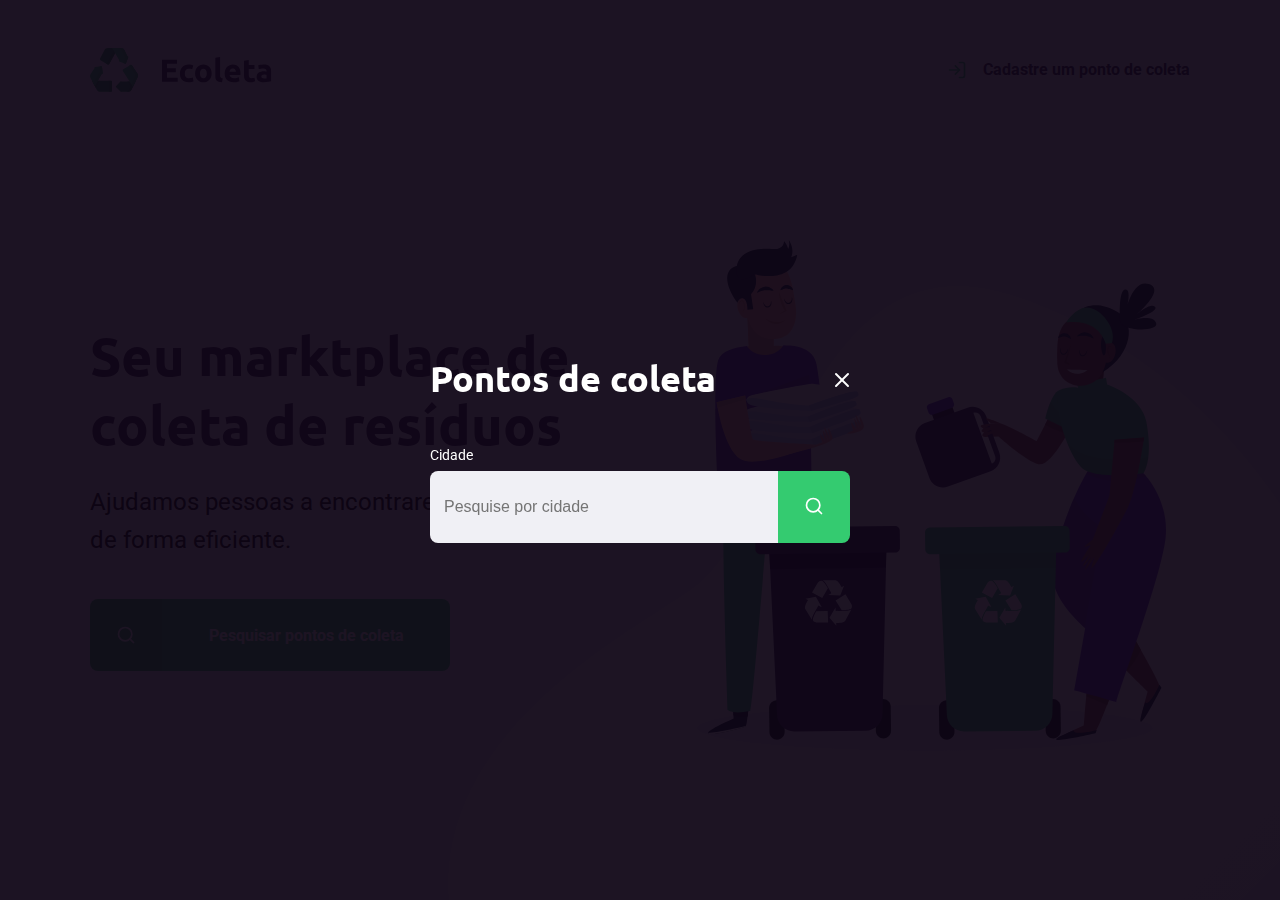
<file: index.html>
<!DOCTYPE html>
<html lang="pt-br">
<head>
    <meta charset="UTF-8">
    <meta name="viewport" content="width=device-width, initial-scale=1.0">
    <title>Ecoleta</title>

    <link href="https://fonts.googleapis.com/css2?family=Roboto&family=Ubuntu:wght@700&display=swap" rel="stylesheet">

    <link rel="stylesheet" href="/styles/main.css">
    <link rel="stylesheet" href="/styles/home.css">
    <link rel="stylesheet" href="/styles/modal.css">
    <link rel="stylesheet" href="/styles/responsive.css">
    
</head>

<body>

    <div id="page-home">
        <div class="content">
            <header>
                <img src="/assets/logo.svg" alt="">
                <a href="#">
                    <span></span>
                    Cadastre um ponto de coleta
                </a>
            </header>
            <main>
                <h1>Seu marktplace de coleta de resíduos</h1>
                <p>Ajudamos pessoas a encontrarem pontos de coleta de forma eficiente.</p>
                <a href="#">
                    <span></span>
                    <strong>Pesquisar pontos de coleta</strong>
                </a>
            </main>
        </div>
    </div>

    <div id="modal">
        <div class="content">
            <div class="header">
                <h1>Pontos de coleta</h1>
                <a href="">Fechar</a>
            </div>

            <form action="">
                <label for="search">Cidade</label>
                <div class="search field">
                    <input type="text" name="search" placeholder="Pesquise por cidade">
                    <button>
                        <img src="/assets/search.svg" alt="Buscar">
                    </button>
                </div>
            </form>
        </div>
    </div>

</body>
</html>
</file>
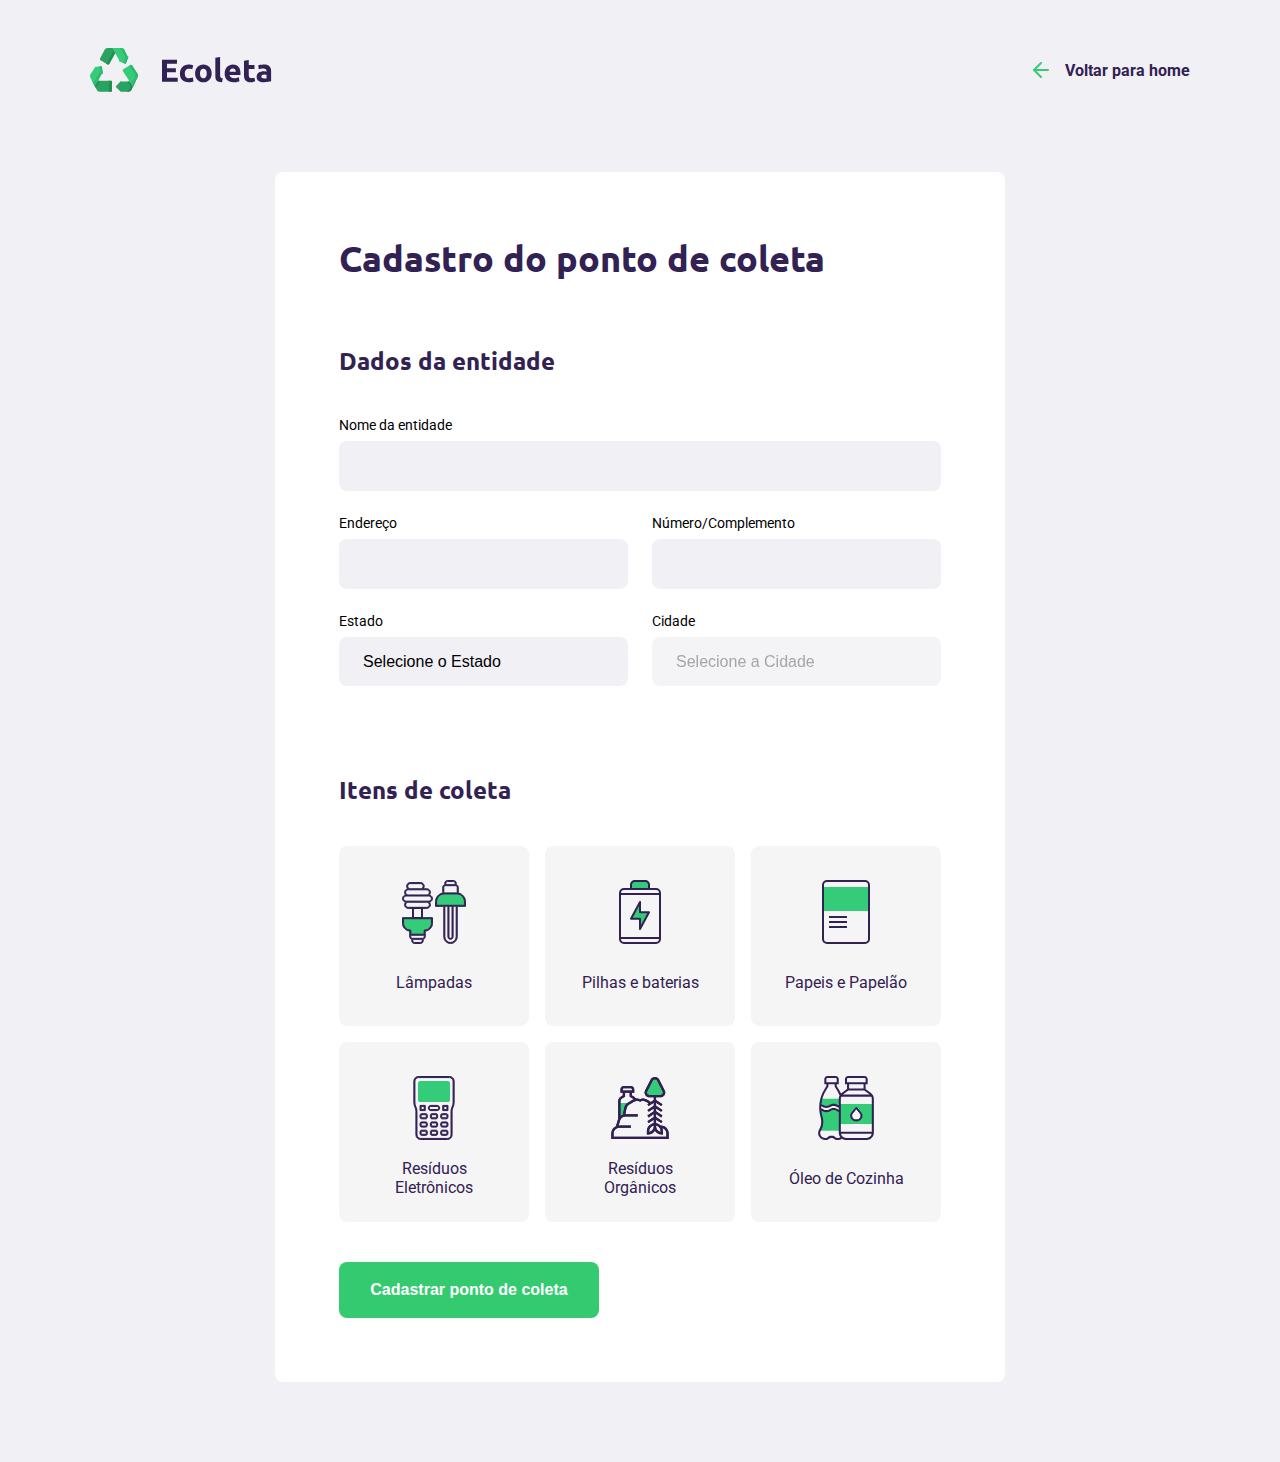
<file: create-point.html>
<!DOCTYPE html>
<html lang="pt-br">
<head>
    <meta charset="UTF-8">
    <meta name="viewport" content="width=device-width, initial-scale=1.0">
    <title>Criar um ponto de coleta</title>

    <link href="https://fonts.googleapis.com/css2?family=Roboto&family=Ubuntu:wght@700&display=swap" rel="stylesheet">

    <link rel="stylesheet" href="/styles/main.css">
    <link rel="stylesheet" href="/styles/create-point.css">
    <link rel="stylesheet" href="/styles/responsive.css">
    
</head>

<body>

    <div id="page-create-point">  
        <header>
            <img src="/assets/logo.svg" alt="">
            <a href="#">
                <span></span>
                Voltar para home
            </a>
         </header>

         <form action="">
             <h1>Cadastro do ponto de coleta</h1>
             <fieldset>
                <legend>
                    <h2>Dados da entidade</h2>
                </legend>

                <div class="field">
                    <label for="name">Nome da entidade</label>
                    <input type="text" name="name" required>
                </div>

                <div class="field-group">
                    <div class="field">
                        <label for="address">Endereço</label>
                        <input type="text" name="address" required>
                    </div>
                    <div class="field">
                        <label for="address2">Número/Complemento</label>
                        <input type="text" name="address2" required>
                    </div>
                </div>

                <div class="field-group">
                    <div class="field">
                        <label for="state">Estado</label>
                        <select name="uf" required>
                            <option value="">Selecione o Estado</option>
                        </select>

                        <input type="hidden" name="state">

                    </div>

                    <div class="field">
                        <label for="city">Cidade</label>
                        <select name="city" disabled required>
                            <option value="">Selecione a Cidade</option>
                        </select>
                    </div>
                    
                </div>
             </fieldset>

             <fieldset>
                <legend>
                    <h2>Itens de coleta</h2>
                </legend>

                <div class="items-grid">
                    <li data-id="1">
                        <img src="/assets/lampadas.svg" alt="Lâmpadas">
                        <span>Lâmpadas</span>
                    </li>

                    <li data-id="2">
                        <img src="/assets/baterias.svg" alt="Pilhas e baterias">
                        <span>Pilhas e baterias</span>
                    </li>

                    <li data-id="3">
                        <img src="/assets/papeis-papelao.svg" alt="Papeis e Papelão">
                        <span>Papeis e Papelão</span>
                    </li>

                    <li data-id="4">
                        <img src="/assets/eletronicos.svg" alt="Resíduos Eletrônicos">
                        <span>Resíduos Eletrônicos</span>
                    </li>

                    <li data-id="5">
                        <img src="/assets/organicos.svg" alt="Resíduos Orgânicos">
                        <span>Resíduos Orgânicos</span>
                    </li>

                    <li data-id="6">
                        <img src="/assets/oleo.svg" alt="Óleo de Cozinha">
                        <span>Óleo de Cozinha</span>
                    </li>
                </div>

                <input type="hidden" name="items">
                
             </fieldset>
             <button type="submit">Cadastrar ponto de coleta</button>
         </form>
    </div>

    <script src="/scripts/create-point.js"></script>

</body>
</html>
</file>
<file: styles/main.css>
:root{
    --title-color: #322153;
    --primary-color: #34cb70;
}

*{
    margin: 0;
    padding: 0;
    box-sizing: border-box;
}

html{
    font-family: 'Roboto', sans-serif;
}

body{
    background: #f0f0f5;
    -webkit-font-smoothing: antialiased;
}

a{
    text-decoration: none;
}

h1, h2, h3, h4, h5, h6 {
    color: var(--title-color);
    font-family: 'Ubuntu', sans-serif;
}

/*box model
modelo de caixa: largura, altura, espaçamento, preenchimento
borda, cor, fundo, maneira que é vista pelo HTML (display)
alinhamento, posicionamento.
*/
</file>
<file: styles/home.css>
#page-home{
    height: 100vh;
    background: url('../assets/home-background.svg') no-repeat;
    background-position: 35vw bottom;
}

#page-home .content{
    width: 90%;
    max-width: 1100px;
    margin: 0 auto;
    height: 100%;
    display: flex;
    flex-direction: column;
}

#page-home header{
    display: flex;
    margin-top: 48px;
    align-items: center;
    justify-content: space-between;
}

#page-home header a{
    display: flex;
    color: var(--title-color);
    font-weight: 700;
}

#page-home header a span{
    display: flex;
    margin-right: 16px;
    background-image: url('../assets/log-in.svg');
    width: 20px;
    height: 20px;
}

#page-home main{
    max-width: 560px;
    flex: 1;
    display: flex;
    flex-direction: column;
    justify-content: center;
}

#page-home main h1{
    font-size: 54px;
}

#page-home main p{
    font-size: 24px;
    line-height: 38px;
    margin-top: 24px;

}

#page-home main a{
    width: 100%;
    max-width: 360px;
    height: 72px;

    border-radius: 8px;
    display: flex;
    align-items: center;
    margin-top: 40px;

    transition: 400ms;

    background-color: var(--primary-color);
}

#page-home main a:hover{
    background-color: #2fb86e;
}

#page-home main a span{
    width: 72px;
    height: 72px;
    background-color: rgba(0, 0, 0, 0.08);
    border-top-left-radius: 8px;
    border-bottom-left-radius: 8px;

    display: flex;
    align-items: center;
    justify-content: center;
}

#page-home main a span::after{
    content: "";
    background-image: url('../assets/search.svg');
    
    width: 20px;
    height: 20px;

}

#page-home main a strong{
    flex: 1;
    color: white;

    text-align: center;
}
</file>
<file: styles/modal.css>
#modal{
    height: 100vh;
    width: 100vw;

    background-color: #0e0414ef;

    position: fixed;
    top: 0;

    display: flex;
    justify-content: center;
    align-items: center;

    transition: 400ms;
}

#modal .content{
    color: white;
    
    width: 420px;
}

#modal .header {
    display: flex;
    align-items: center;
    justify-content: space-between;

    margin-bottom: 48px;
}

#modal .header a{
    background-image: url(../assets/x.svg);

    width: 20px;
    height: 20px;

    display: flex;

    font-size: 0.01px;
}

#modal .header h1{
    color: white;
    font-size: 36px;
    
    line-height: 42px;
}

#modal form label{
    font-size: 14px;
    line-height: 16px;

    display: block;

    margin-bottom: 8px;;
}

#modal form .field{
    display: flex;
}

#modal form input{
    flex: 1;

    background-color: #f0f0f5;

    border-radius: 8px 0 0 8px;
    border: 0;

    padding: 16px 14px;

    font-size: 16px;
    color: #6c6c80;
}

#modal form button{
    width: 72px;
    height: 72px;

    background-color: var(--primary-color);

    border-radius: 0 8px 8px 0;
    border: 0;
}

#modal form button:hover{
    background-color: #2fb86e;
}
</file>
<file: styles/responsive.css>
@media (max-width: 900px){
    #page-home{
        background-position-x: 70vw;
    }

    #page-home .content{
        align-items: center;
        text-align: center;
    }

    #page-home header a {
        position: absolute;
        bottom: 48px;
        left: 50%;
        transform: translateX(-50%);
    }

    #page-home main{
        align-items: center;
        
    }
}

@media (min-width: 1700px){
    #page-home{
        background-position-x: 40vw;
    }
}

@media (max-height: 760px){
    #page-home{
        background-position-y: 200px;
    }
}
</file>
<file: styles/create-point.css>
#page-create-point {
    width: 90%;
    max-width: 1100px;
    /*alinhamento de caixa pelo lado de fora da caixa*/
    margin: 0 auto;
}

#page-create-point header{
    display: flex;
    justify-content: space-between;
    align-items: center;
    margin-top: 48px;
}

#page-create-point header a{
    color: var(--title-color);
    font-weight: bold;
    display: flex;
    align-items: center;
}

#page-create-point header a span{
    background-image: url('../assets/arrow-left.svg');
    width: 20px;
    height: 24px;
    display: flex;
    margin-right: 16px;
}

/*criaçao do formato do formulário e preenchimento*/
form{
    background-color: white;
    margin: 80px auto;
    padding: 64px;
    border-radius: 8px;

    max-width: 730px;
}


form h1{
    font-size: 36px;
}

form fieldset{
    margin-top: 64px;
    border: 0;
}

form legend{
    margin-bottom: 40px;
}

form legend h2{
    font-size: 24px;
}

form .field{
    display: flex;
    flex-direction: column;
    flex: 1;

    margin-bottom: 24px;
}

form .field-group{
    display: flex;

}

form input,
form select{
    background-color: #f0f0f5;
    border: 0;
    padding: 16px 24px;
    font-size: 16px;
    border-radius: 8px;
    /* outline: none; */
}

form select{
    -webkit-appearance: none;
    -moz-appearance: none;
    appearance: none;
}

form label{
    font-size: 14px;
    margin-bottom: 8px;
}

form .field-group .field + .field{
    margin-left: 24px;
}

form button{
    width: 260px;
    height: 56px;
    background-color: var(--primary-color);
    border-radius: 8px;
    color: white;

    font-weight: bold;
    font-size: 16px;

    border: 0;

    margin-top: 40px;
    transition: background-color 400ms;
}

form button:hover{
    background-color: #2fb86e;
}

.items-grid{
    display: grid;
    grid-template-columns: 1fr 1fr 1fr;
    gap: 16px;
}

.items-grid li{
    background-color: #f5f5f5;
    list-style: none;

    border: 2px solid #f5f5f5;
    border-radius: 8px;

    height: 180px;

    padding: 32px 24px 16px;
    display: flex;
    flex-direction: column;
    align-items: center;
    justify-content: space-between;

    text-align: center;

    cursor: pointer;
}

.items-grid li span{
    margin-top: 12px;
    flex: 1;
    display: flex;
    align-items: center;

    color: var(--title-color);
}

.items-grid li.selected{
    background: #e1faec;
    border: 2px solid #34cb79;
}

.items-grid li img,
.items-grid li span{
    pointer-events: none;
}
</file>
